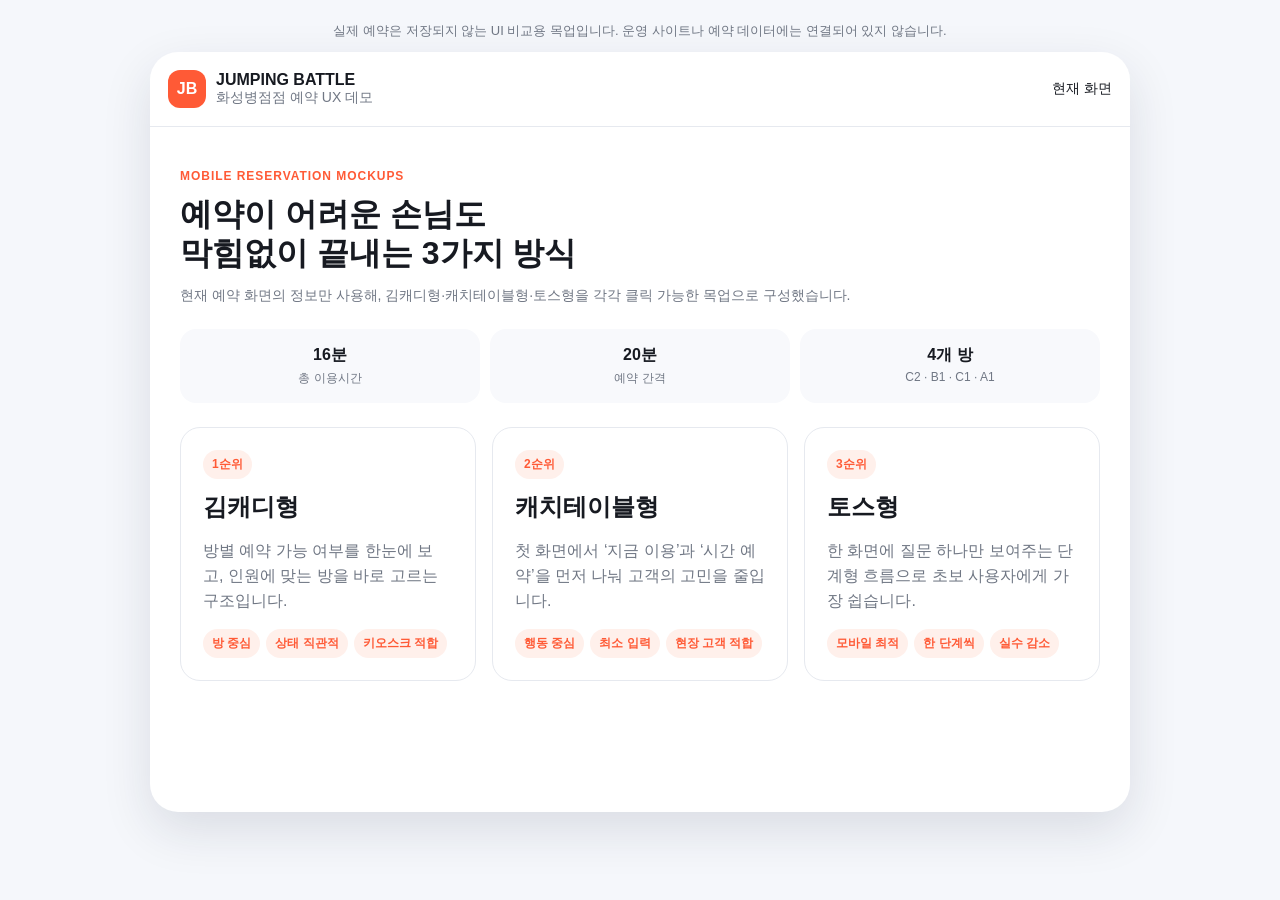
<file: index.html>
<!doctype html>
<html lang="ko">
<head>
  <meta charset="utf-8" />
  <meta name="viewport" content="width=device-width, initial-scale=1, viewport-fit=cover" />
  <title>점핑배틀 예약 UX 목업 3종</title>
  <meta name="description" content="점핑배틀 화성병점점 모바일 예약 화면 클릭형 목업 3종" />
  <link rel="stylesheet" href="styles.css" />
</head>
<body data-page="home">
  <main class="site-shell">
    <p class="demo-note wide">실제 예약은 저장되지 않는 UI 비교용 목업입니다. 운영 사이트나 예약 데이터에는 연결되어 있지 않습니다.</p>
    <section class="phone phone-wide">
      <header class="topbar">
        <div class="brand">
          <div class="brand-mark">JB</div>
          <div class="brand-copy">
            <strong>JUMPING BATTLE</strong>
            <span>화성병점점 예약 UX 데모</span>
          </div>
        </div>
        <a class="ghost-link" href="https://jumping-battle-byeongjeom.dalbong.chatgpt.site/reserve">현재 화면</a>
      </header>

      <div class="content compact">
        <div class="hero">
          <p class="eyebrow">MOBILE RESERVATION MOCKUPS</p>
          <h1>예약이 어려운 손님도<br />막힘없이 끝내는 3가지 방식</h1>
          <p class="sub">현재 예약 화면의 정보만 사용해, 김캐디형·캐치테이블형·토스형을 각각 클릭 가능한 목업으로 구성했습니다.</p>
        </div>

        <div class="meta-strip">
          <div class="meta-item"><strong>16분</strong><span>총 이용시간</span></div>
          <div class="meta-item"><strong>20분</strong><span>예약 간격</span></div>
          <div class="meta-item"><strong>4개 방</strong><span>C2 · B1 · C1 · A1</span></div>
        </div>

        <div class="home-grid">
          <a class="home-card" href="kimcaddie.html">
            <span class="rank">1순위</span>
            <h2>김캐디형</h2>
            <p>방별 예약 가능 여부를 한눈에 보고, 인원에 맞는 방을 바로 고르는 구조입니다.</p>
            <div class="tags"><span class="tag">방 중심</span><span class="tag">상태 직관적</span><span class="tag">키오스크 적합</span></div>
          </a>

          <a class="home-card" href="catchtable.html">
            <span class="rank">2순위</span>
            <h2>캐치테이블형</h2>
            <p>첫 화면에서 ‘지금 이용’과 ‘시간 예약’을 먼저 나눠 고객의 고민을 줄입니다.</p>
            <div class="tags"><span class="tag">행동 중심</span><span class="tag">최소 입력</span><span class="tag">현장 고객 적합</span></div>
          </a>

          <a class="home-card" href="toss.html">
            <span class="rank">3순위</span>
            <h2>토스형</h2>
            <p>한 화면에 질문 하나만 보여주는 단계형 흐름으로 초보 사용자에게 가장 쉽습니다.</p>
            <div class="tags"><span class="tag">모바일 최적</span><span class="tag">한 단계씩</span><span class="tag">실수 감소</span></div>
          </a>
        </div>
      </div>
    </section>
  </main>
  <script src="app.js"></script>
</body>
</html>
</file>
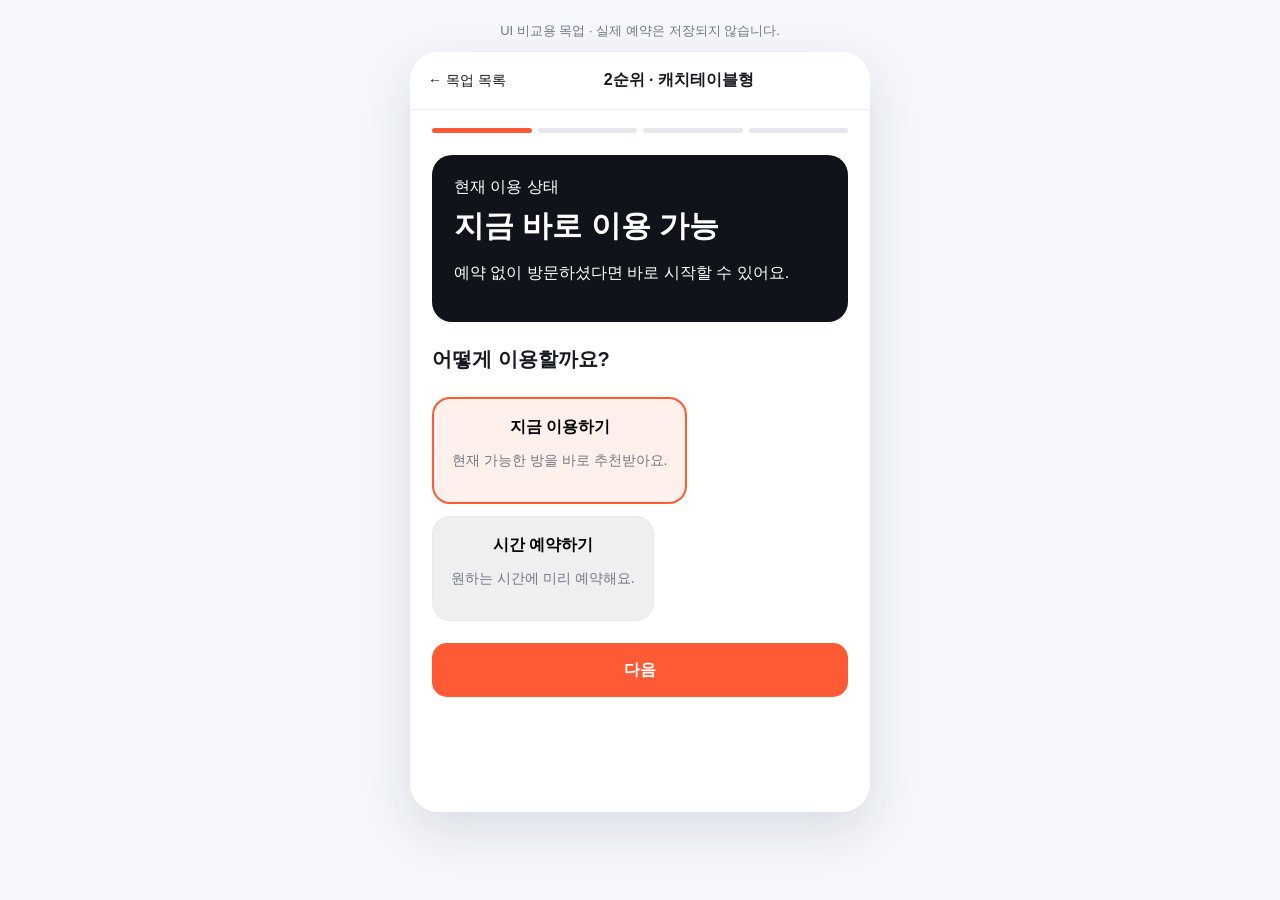
<file: catchtable.html>
<!doctype html><html lang="ko"><head><meta charset="utf-8"><meta name="viewport" content="width=device-width,initial-scale=1,viewport-fit=cover"><title>2순위 캐치테이블형</title><link rel="stylesheet" href="styles.css"></head><body data-page="catchtable"><main class="site-shell"><p class="demo-note">UI 비교용 목업 · 실제 예약은 저장되지 않습니다.</p><section class="phone"><header class="topbar"><a class="ghost-link" href="index.html">← 목업 목록</a><strong>2순위 · 캐치테이블형</strong><span></span></header><div class="progress"><span class="progress-dot on"></span><span class="progress-dot"></span><span class="progress-dot"></span><span class="progress-dot"></span></div><div class="content" data-reservation-form><section data-catch-step class="active"><div class="status-card"><span>현재 이용 상태</span><div class="big">지금 바로 이용 가능</div><p>예약 없이 방문하셨다면 바로 시작할 수 있어요.</p></div><div class="section"><h2>어떻게 이용할까요?</h2><button class="mode-card active" data-catch-mode data-value="now"><strong>지금 이용하기</strong><p class="hint">현재 가능한 방을 바로 추천받아요.</p></button><button class="mode-card" data-catch-mode data-value="schedule"><strong>시간 예약하기</strong><p class="hint">원하는 시간에 미리 예약해요.</p></button><div class="section hide" data-schedule-options><h2>예약 시간</h2><div class="choice-grid"><button class="choice active" data-catch-time data-value="13:20">13:20</button><button class="choice" data-catch-time data-value="13:40">13:40</button><button class="choice" data-catch-time data-value="14:00">14:00</button></div></div></div></section><section data-catch-step><h1>몇 명이 이용하나요?</h1><p class="sub">인원에 맞는 방을 다음 단계에서 추천해드려요.</p><div class="section"><div class="counter-row"><span>성인 · 7,000원</span><div class="counter"><button data-counter="adult" data-delta="-1">−</button><strong data-count-value="adult">2</strong><button data-counter="adult" data-delta="1">＋</button></div></div><div class="counter-row"><span>청소년·어린이 · 5,000원</span><div class="counter"><button data-counter="youth" data-delta="-1">−</button><strong data-count-value="youth">3</strong><button data-counter="youth" data-delta="1">＋</button></div></div></div><div class="summary"><div class="summary-row"><span>이용 인원</span><strong data-summary="people"></strong></div><div class="summary-row"><span>예상 결제</span><strong data-summary="price"></strong></div></div></section><section data-catch-step><h1>이 방이 가장 잘 맞아요</h1><p class="sub">다른 방도 선택할 수 있습니다.</p><div class="choice-grid two section"><button class="choice room-card" data-catch-room data-value="C2"><strong>소형 C2</strong><span>권장 2~4명</span></button><button class="choice room-card" data-catch-room data-value="B1"><strong>대형 B1</strong><span>권장 4~8명</span></button><button class="choice room-card" disabled><strong>소형 C1</strong><span>예약 완료</span></button><button class="choice room-card active" data-catch-room data-value="A1"><strong>중형 A1 · 추천</strong><span>권장 2~6명</span></button></div><div class="section"><h2>난이도</h2><div class="choice-grid"><button class="choice" data-catch-difficulty data-value="키즈">키즈</button><button class="choice active" data-catch-difficulty data-value="베이직">베이직</button><button class="choice" data-catch-difficulty data-value="챌린저">챌린저</button></div></div></section><section data-catch-step><h1>예약 내용을 확인해주세요</h1><input class="field" value="번개팀" aria-label="팀명"><input class="field" inputmode="numeric" maxlength="4" placeholder="차량번호 뒤 4자리 (선택)"><label class="check"><input id="catch-safety" type="checkbox"><span>안전 주의사항을 확인했습니다.</span></label><div class="summary"><div class="summary-row"><span>이용 시각</span><strong data-summary="datetime"></strong></div><div class="summary-row"><span>방·난이도</span><strong data-summary="room"></strong></div><div class="summary-row"><span>인원</span><strong data-summary="people"></strong></div><div class="summary-row"><span>결제 예정</span><strong data-summary="price"></strong></div></div></section><div class="bottom-actions"><button class="secondary hide" data-catch-back>이전</button><button class="primary" data-catch-next>다음</button></div></div><div class="complete hide" data-complete><div class="complete-mark">✓</div><h1>예약이 접수됐어요!</h1><p data-complete-summary></p><p class="hint">예약 시간 5분 전까지 와주세요.</p><a class="ghost-link" href="catchtable.html">다시 체험하기</a></div></section></main><script src="app.js"></script></body></html>
</file>
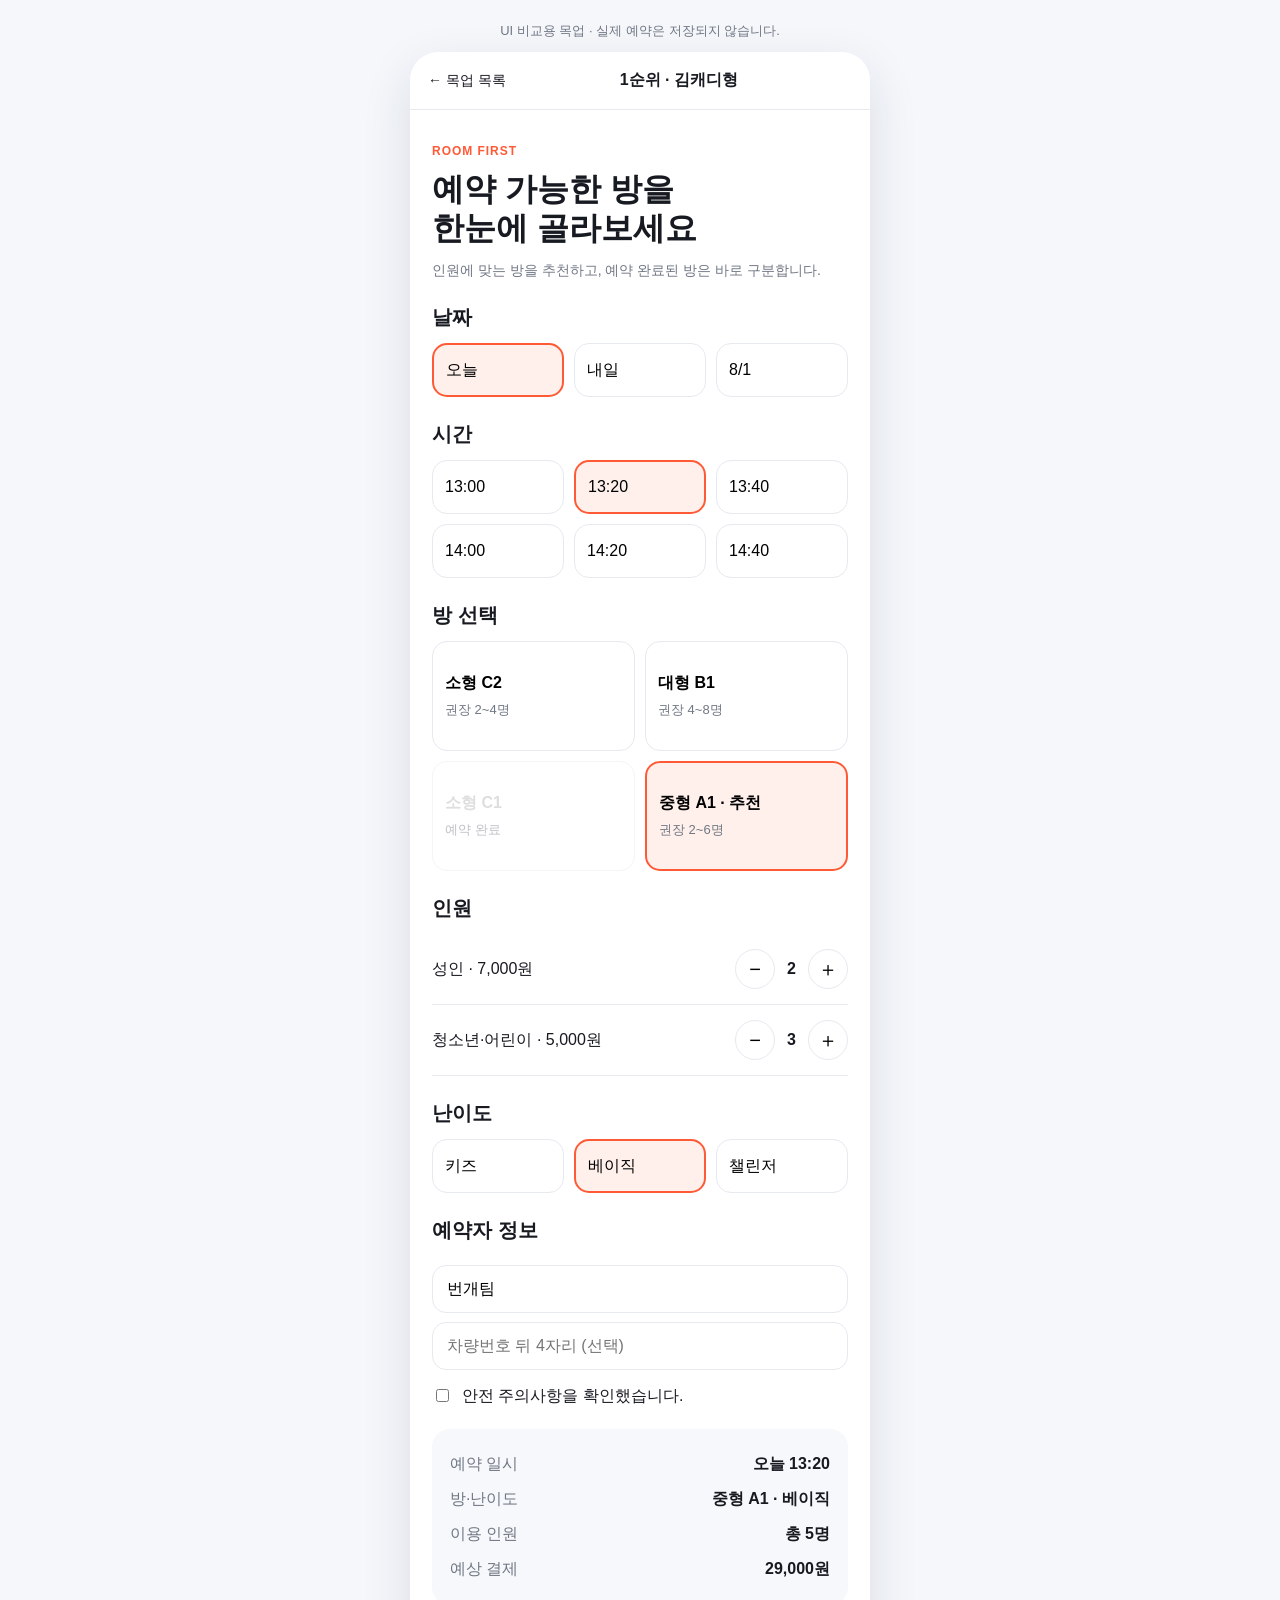
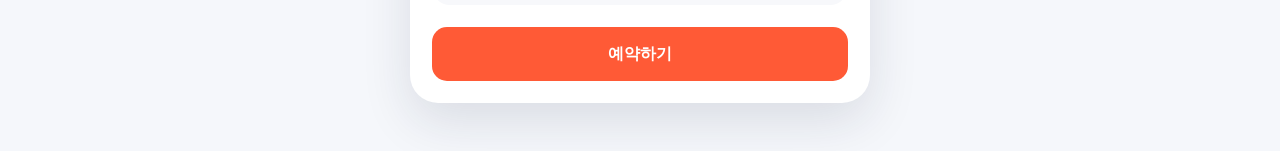
<file: kimcaddie.html>
<!doctype html><html lang="ko"><head><meta charset="utf-8"><meta name="viewport" content="width=device-width,initial-scale=1,viewport-fit=cover"><title>1순위 김캐디형</title><link rel="stylesheet" href="styles.css"></head><body data-page="kimcaddie"><main class="site-shell"><p class="demo-note">UI 비교용 목업 · 실제 예약은 저장되지 않습니다.</p><section class="phone"><header class="topbar"><a class="ghost-link" href="index.html">← 목업 목록</a><strong>1순위 · 김캐디형</strong><span></span></header><div class="content" data-reservation-form><div class="hero"><p class="eyebrow">ROOM FIRST</p><h1>예약 가능한 방을<br>한눈에 골라보세요</h1><p class="sub">인원에 맞는 방을 추천하고, 예약 완료된 방은 바로 구분합니다.</p></div><section class="section"><h2>날짜</h2><div class="choice-grid"><button class="choice active" data-kim-date data-value="오늘">오늘</button><button class="choice" data-kim-date data-value="내일">내일</button><button class="choice" data-kim-date data-value="8/1">8/1</button></div></section><section class="section"><h2>시간</h2><div class="choice-grid"><button class="choice" data-kim-time data-value="13:00">13:00</button><button class="choice active" data-kim-time data-value="13:20">13:20</button><button class="choice" data-kim-time data-value="13:40">13:40</button><button class="choice" data-kim-time data-value="14:00">14:00</button><button class="choice" data-kim-time data-value="14:20">14:20</button><button class="choice" data-kim-time data-value="14:40">14:40</button></div></section><section class="section"><h2>방 선택</h2><div class="choice-grid two"><button class="choice room-card" data-kim-room data-value="C2"><strong>소형 C2</strong><span>권장 2~4명</span></button><button class="choice room-card" data-kim-room data-value="B1"><strong>대형 B1</strong><span>권장 4~8명</span></button><button class="choice room-card" disabled><strong>소형 C1</strong><span>예약 완료</span></button><button class="choice room-card active" data-kim-room data-value="A1"><strong>중형 A1 · 추천</strong><span>권장 2~6명</span></button></div></section><section class="section"><h2>인원</h2><div class="counter-row"><span>성인 · 7,000원</span><div class="counter"><button data-counter="adult" data-delta="-1">−</button><strong data-count-value="adult">2</strong><button data-counter="adult" data-delta="1">＋</button></div></div><div class="counter-row"><span>청소년·어린이 · 5,000원</span><div class="counter"><button data-counter="youth" data-delta="-1">−</button><strong data-count-value="youth">3</strong><button data-counter="youth" data-delta="1">＋</button></div></div></section><section class="section"><h2>난이도</h2><div class="choice-grid"><button class="choice" data-kim-difficulty data-value="키즈">키즈</button><button class="choice active" data-kim-difficulty data-value="베이직">베이직</button><button class="choice" data-kim-difficulty data-value="챌린저">챌린저</button></div></section><section class="section"><h2>예약자 정보</h2><input class="field" value="번개팀" aria-label="팀명"><input class="field" inputmode="numeric" maxlength="4" placeholder="차량번호 뒤 4자리 (선택)"><label class="check"><input id="kim-safety" type="checkbox"><span>안전 주의사항을 확인했습니다.</span></label></section><div class="summary"><div class="summary-row"><span>예약 일시</span><strong data-summary="datetime"></strong></div><div class="summary-row"><span>방·난이도</span><strong data-summary="room"></strong></div><div class="summary-row"><span>이용 인원</span><strong data-summary="people"></strong></div><div class="summary-row"><span>예상 결제</span><strong data-summary="price"></strong></div></div><div class="bottom-actions"><button class="primary" data-kim-reserve>예약하기</button></div></div><div class="complete hide" data-complete><div class="complete-mark">✓</div><h1>예약이 접수됐어요!</h1><p data-complete-summary></p><p class="hint">예약 시간 5분 전까지 와주세요.</p><a class="ghost-link" href="kimcaddie.html">다시 체험하기</a></div></section></main><script src="app.js"></script></body></html>
</file>
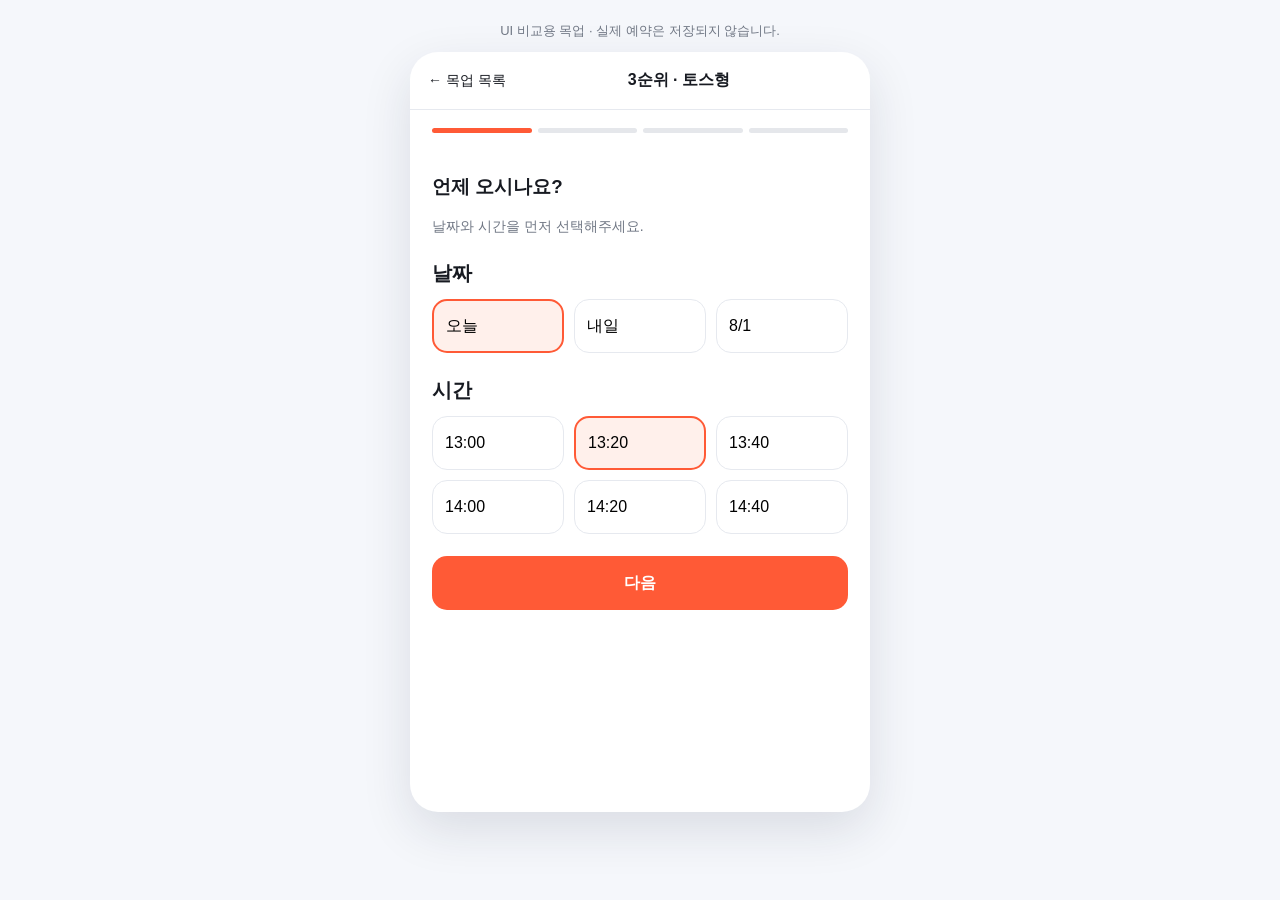
<file: toss.html>
<!doctype html><html lang="ko"><head><meta charset="utf-8"><meta name="viewport" content="width=device-width,initial-scale=1,viewport-fit=cover"><title>3순위 토스형</title><link rel="stylesheet" href="styles.css"></head><body data-page="toss"><main class="site-shell"><p class="demo-note">UI 비교용 목업 · 실제 예약은 저장되지 않습니다.</p><section class="phone"><header class="topbar"><a class="ghost-link" href="index.html">← 목업 목록</a><strong>3순위 · 토스형</strong><span></span></header><div class="progress"><span class="progress-dot on"></span><span class="progress-dot"></span><span class="progress-dot"></span><span class="progress-dot"></span></div><div class="content" data-reservation-form><section data-toss-step class="active"><h1>언제 오시나요?</h1><p class="sub">날짜와 시간을 먼저 선택해주세요.</p><div class="section"><h2>날짜</h2><div class="choice-grid"><button class="choice active" data-toss-date data-value="오늘">오늘</button><button class="choice" data-toss-date data-value="내일">내일</button><button class="choice" data-toss-date data-value="8/1">8/1</button></div></div><div class="section"><h2>시간</h2><div class="choice-grid"><button class="choice" data-toss-time data-value="13:00">13:00</button><button class="choice active" data-toss-time data-value="13:20">13:20</button><button class="choice" data-toss-time data-value="13:40">13:40</button><button class="choice" data-toss-time data-value="14:00">14:00</button><button class="choice" data-toss-time data-value="14:20">14:20</button><button class="choice" data-toss-time data-value="14:40">14:40</button></div></div></section><section data-toss-step><h1>몇 명이 이용하나요?</h1><p class="sub">성인과 청소년·어린이 인원을 선택해주세요.</p><div class="section"><div class="counter-row"><span>성인 · 7,000원</span><div class="counter"><button data-counter="adult" data-delta="-1">−</button><strong data-count-value="adult">2</strong><button data-counter="adult" data-delta="1">＋</button></div></div><div class="counter-row"><span>청소년·어린이 · 5,000원</span><div class="counter"><button data-counter="youth" data-delta="-1">−</button><strong data-count-value="youth">3</strong><button data-counter="youth" data-delta="1">＋</button></div></div></div><div class="summary"><div class="summary-row"><span>이용 인원</span><strong data-summary="people"></strong></div><div class="summary-row"><span>예상 결제</span><strong data-summary="price"></strong></div></div></section><section data-toss-step><h1>방과 난이도를 골라주세요</h1><p class="sub">선택 인원에 맞는 방을 추천했습니다.</p><div class="choice-grid two section"><button class="choice room-card" data-toss-room data-value="C2"><strong>소형 C2</strong><span>권장 2~4명</span></button><button class="choice room-card" data-toss-room data-value="B1"><strong>대형 B1</strong><span>권장 4~8명</span></button><button class="choice room-card" disabled><strong>소형 C1</strong><span>예약 완료</span></button><button class="choice room-card active" data-toss-room data-value="A1"><strong>중형 A1 · 추천</strong><span>권장 2~6명</span></button></div><div class="section"><h2>난이도</h2><div class="choice-grid"><button class="choice" data-toss-difficulty data-value="키즈">키즈</button><button class="choice active" data-toss-difficulty data-value="베이직">베이직</button><button class="choice" data-toss-difficulty data-value="챌린저">챌린저</button></div></div></section><section data-toss-step><h1>마지막으로 확인해주세요</h1><input class="field" value="번개팀" aria-label="팀명"><input class="field" inputmode="numeric" maxlength="4" placeholder="차량번호 뒤 4자리 (선택)"><label class="check"><input id="toss-safety" type="checkbox"><span>안전 주의사항을 확인했습니다.</span></label><div class="summary"><div class="summary-row"><span>예약 일시</span><strong data-summary="datetime"></strong></div><div class="summary-row"><span>방·난이도</span><strong data-summary="room"></strong></div><div class="summary-row"><span>인원</span><strong data-summary="people"></strong></div><div class="summary-row"><span>결제 예정</span><strong data-summary="price"></strong></div></div></section><div class="bottom-actions"><button class="secondary hide" data-toss-back>이전</button><button class="primary" data-toss-next>다음</button></div></div><div class="complete hide" data-complete><div class="complete-mark">✓</div><h1>예약이 접수됐어요!</h1><p data-complete-summary></p><p class="hint">예약 시간 5분 전까지 와주세요.</p><a class="ghost-link" href="toss.html">다시 체험하기</a></div></section></main><script src="app.js"></script></body></html>
</file>
<file: styles.css>
:root{--bg:#f5f7fb;--card:#fff;--text:#171a21;--muted:#707784;--line:#e6e9ef;--brand:#ff5a36;--brand-soft:#fff0eb;--ok:#16a36a;--shadow:0 18px 50px rgba(25,32,56,.12)}*{box-sizing:border-box}body{margin:0;font-family:-apple-system,BlinkMacSystemFont,"Segoe UI",Pretendard,sans-serif;background:var(--bg);color:var(--text)}button,input{font:inherit}.site-shell{min-height:100vh;padding:22px 14px 48px}.phone{width:min(100%,460px);margin:auto;background:var(--card);min-height:760px;border-radius:28px;box-shadow:var(--shadow);overflow:hidden}.phone-wide{width:min(100%,980px)}.demo-note{width:min(100%,460px);margin:0 auto 12px;color:var(--muted);font-size:13px;text-align:center}.demo-note.wide{width:min(100%,980px)}.topbar{display:flex;align-items:center;justify-content:space-between;padding:18px;border-bottom:1px solid var(--line)}.brand{display:flex;gap:10px;align-items:center}.brand-mark{width:38px;height:38px;border-radius:12px;background:var(--brand);color:#fff;display:grid;place-items:center;font-weight:800}.brand-copy{display:flex;flex-direction:column}.brand-copy span,.sub,.hint{color:var(--muted);font-size:14px}.ghost-link{color:var(--text);text-decoration:none;font-size:14px}.content{padding:22px}.content.compact{padding:30px}.hero h1{font-size:32px;line-height:1.22;margin:8px 0 12px}.eyebrow{color:var(--brand);font-weight:800;font-size:12px;letter-spacing:.08em}.meta-strip{display:grid;grid-template-columns:repeat(3,1fr);gap:10px;margin:24px 0}.meta-item{padding:16px;background:#f8f9fc;border-radius:16px;text-align:center}.meta-item strong,.meta-item span{display:block}.meta-item span{font-size:12px;color:var(--muted);margin-top:4px}.home-grid{display:grid;grid-template-columns:repeat(3,1fr);gap:16px}.home-card{display:block;padding:22px;border:1px solid var(--line);border-radius:20px;text-decoration:none;color:inherit;transition:.2s}.home-card:hover{transform:translateY(-3px);border-color:var(--brand)}.home-card h2{margin:12px 0 8px}.home-card p{color:var(--muted);line-height:1.55}.rank,.tag,.badge{display:inline-flex;padding:6px 9px;border-radius:999px;background:var(--brand-soft);color:var(--brand);font-size:12px;font-weight:700}.tags{display:flex;gap:6px;flex-wrap:wrap;margin-top:16px}.section{margin-top:24px}.section h2{font-size:20px;margin:0 0 12px}.choice-grid{display:grid;grid-template-columns:repeat(3,1fr);gap:10px}.choice-grid.two{grid-template-columns:repeat(2,1fr)}.choice{min-height:54px;border:1px solid var(--line);border-radius:15px;background:#fff;padding:12px;text-align:left}.choice.active{border:2px solid var(--brand);background:var(--brand-soft)}.choice:disabled{opacity:.45}.room-card{min-height:110px}.room-card strong,.room-card span{display:block}.room-card span{color:var(--muted);font-size:13px;margin-top:7px}.counter-row{display:flex;justify-content:space-between;align-items:center;padding:15px 0;border-bottom:1px solid var(--line)}.counter{display:flex;gap:12px;align-items:center}.counter button{width:40px;height:40px;border-radius:50%;border:1px solid var(--line);background:#fff;font-size:20px}.summary{margin-top:22px;padding:18px;border-radius:18px;background:#f7f8fb}.summary-row{display:flex;justify-content:space-between;gap:16px;padding:7px 0}.summary-row span:first-child{color:var(--muted)}.field{width:100%;border:1px solid var(--line);border-radius:14px;padding:14px;margin-top:9px}.check{display:flex;gap:10px;align-items:flex-start;margin-top:16px}.bottom-actions{display:flex;gap:10px;margin-top:22px}.primary,.secondary{min-height:54px;border-radius:15px;padding:0 18px;font-weight:800}.primary{flex:1;border:0;background:var(--brand);color:#fff}.secondary{border:1px solid var(--line);background:#fff}.progress{display:flex;gap:6px;padding:18px 22px 0}.progress-dot{height:5px;background:#e5e7eb;border-radius:99px;flex:1}.progress-dot.on{background:var(--brand)}.[data-catch-step],.[data-toss-step]{display:none}[data-catch-step],[data-toss-step]{display:none}[data-catch-step].active,[data-toss-step].active{display:block}.hide{display:none!important}.complete{padding:70px 25px;text-align:center}.complete-mark{width:64px;height:64px;margin:0 auto 18px;border-radius:50%;display:grid;place-items:center;background:#e9fff5;color:var(--ok);font-size:30px}.status-card{padding:22px;border-radius:20px;background:#10131a;color:#fff}.status-card .big{font-size:30px;font-weight:800;margin:8px 0}.mode-card{padding:18px;border:1px solid var(--line);border-radius:18px;margin-top:12px}.mode-card.active{border:2px solid var(--brand);background:var(--brand-soft)}.toast{position:fixed;left:50%;bottom:24px;transform:translate(-50%,20px);opacity:0;background:#171a21;color:#fff;padding:13px 18px;border-radius:12px;transition:.2s;z-index:10}.toast.show{opacity:1;transform:translate(-50%,0)}@media(max-width:760px){.site-shell{padding:0}.phone,.phone-wide{border-radius:0;box-shadow:none;min-height:100vh}.home-grid{grid-template-columns:1fr}.meta-strip{grid-template-columns:1fr 1fr}.choice-grid{grid-template-columns:1fr 1fr}.content.compact{padding:22px}.hero h1{font-size:27px}.demo-note{display:none}}
</file>
